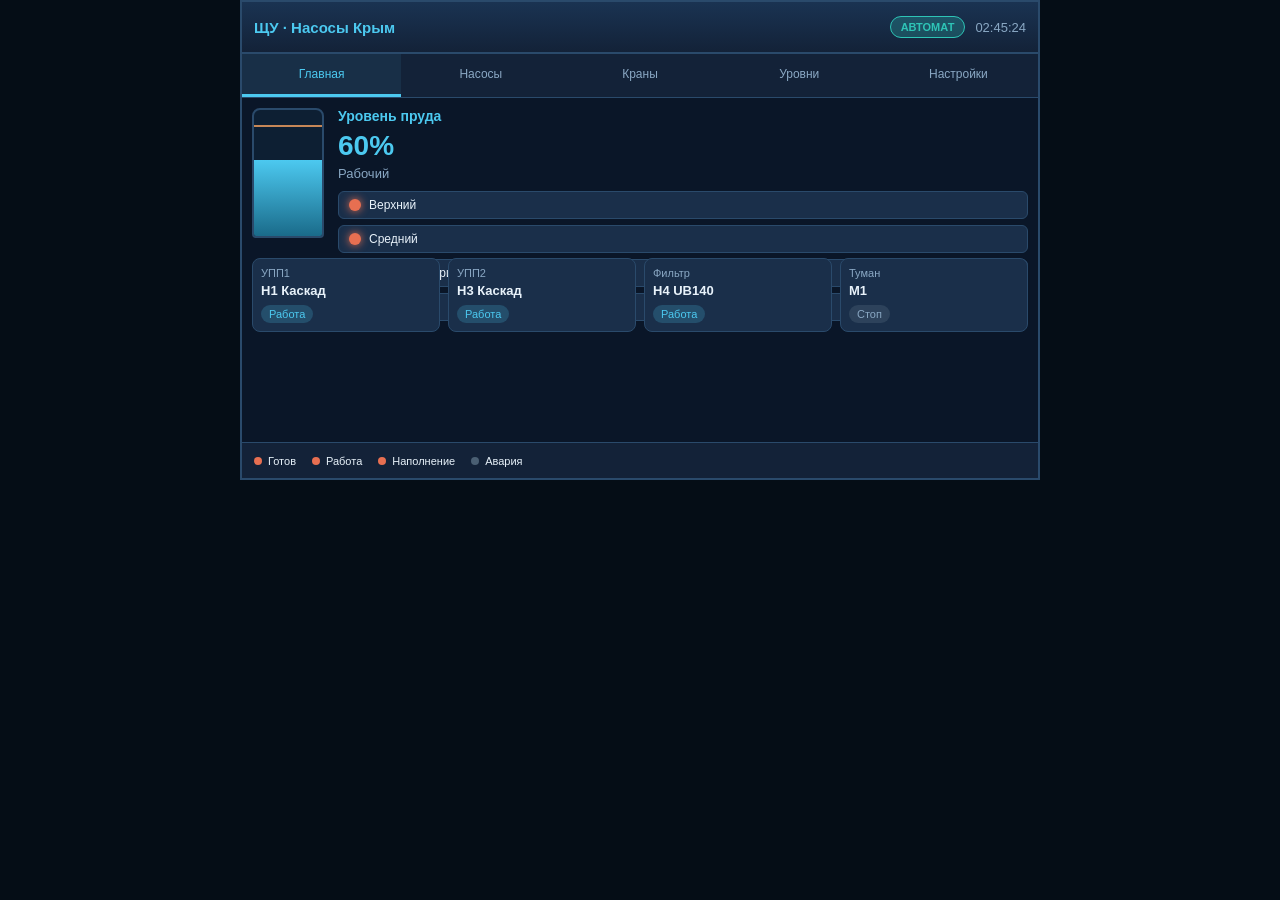
<file: PLC_Project/HMI/WebVisu/index.html>
<!DOCTYPE html>
<html lang="ru">
<head>
  <meta charset="UTF-8">
  <meta name="viewport" content="width=800, height=480, initial-scale=1">
  <title>ЩУ Насосы Крым</title>
  <link rel="stylesheet" href="styles.css">
</head>
<body>
  <div class="viewport">
    <div id="alarmBanner" class="alarm-banner">АВАРИЯ</div>

    <header class="header">
      <h1>ЩУ · Насосы Крым</h1>
      <span id="modeBadge" class="badge badge-auto">Автомат</span>
      <span id="clock" class="clock">00:00:00</span>
    </header>

    <nav class="nav">
      <button type="button" data-page="pageMain" class="active">Главная</button>
      <button type="button" data-page="pagePumps">Насосы</button>
      <button type="button" data-page="pageValves">Краны</button>
      <button type="button" data-page="pageLevels">Уровни</button>
      <button type="button" data-page="pageSet">Настройки</button>
    </nav>

    <main class="content">
      <!-- Главная -->
      <section id="pageMain" class="page active">
        <div class="tank-wrap">
          <div class="tank">
            <div class="tank-mark high"></div>
            <div class="tank-mark mid"></div>
            <div class="tank-mark low"></div>
            <div id="tankFill" class="tank-fill" style="height:60%"></div>
          </div>
          <div class="level-info">
            <h2>Уровень пруда</h2>
            <p style="font-size:28px;font-weight:700;color:#4cc9f0" id="levelPct">60%</p>
            <p style="font-size:13px;color:#8aa8c4;margin:4px 0 10px" id="levelText">Рабочий</p>
            <div class="level-sensors">
              <div id="senHigh" class="sensor"><span class="dot"></span> Верхний</div>
              <div id="senMid" class="sensor on"><span class="dot"></span> Средний</div>
              <div id="senLow" class="sensor"><span class="dot"></span> Нижний (авария)</div>
              <div id="senFlood" class="sensor"><span class="dot"></span> Затопление</div>
            </div>
          </div>
        </div>
        <div class="grid" style="grid-template-columns:repeat(4,1fr)">
          <div id="pN1" class="card"><div class="name">УПП1</div><div class="title">Н1 Каскад</div><span class="state state-run">Работа</span></div>
          <div id="pN3" class="card"><div class="name">УПП2</div><div class="title">Н3 Каскад</div><span class="state state-run">Работа</span></div>
          <div id="pN4" class="card"><div class="name">Фильтр</div><div class="title">Н4 UB140</div><span class="state state-stop">Стоп</span></div>
          <div id="pM1" class="card"><div class="name">Туман</div><div class="title">М1</div><span class="state state-stop">Стоп</span></div>
        </div>
      </section>

      <!-- Насосы -->
      <section id="pagePumps" class="page">
        <div class="grid">
          <div id="pN1" class="card"><div class="name">COLORADO · УПП1</div><div class="title">Н1</div><span class="state state-run">Работа</span></div>
          <div id="pN2" class="card"><div class="name">COLORADO</div><div class="title">Н2</div><span class="state state-stop">Стоп</span></div>
          <div id="pN3" class="card"><div class="name">COLORADO · УПП2</div><div class="title">Н3</div><span class="state state-run">Работа</span></div>
          <div id="pN4" class="card"><div class="name">ULTRABEAD</div><div class="title">Н4 Фильтр</div><span class="state state-stop">Стоп</span></div>
          <div id="pN5" class="card"><div class="name">VERDON ES200T</div><div class="title">Н5</div><span class="state state-stop">Стоп</span></div>
          <div id="pN6" class="card"><div class="name">Ручей</div><div class="title">Н6</div><span class="state state-stop">Стоп</span></div>
          <div id="pM1" class="card"><div class="name">9 кВт</div><div class="title">М1 Туман</div><span class="state state-stop">Стоп</span></div>
        </div>
        <p style="margin-top:10px;font-size:11px;color:#8aa8c4">Ручной режим — по ключам SA на щите. Индикация с контакторов и УПП.</p>
      </section>

      <!-- Краны -->
      <section id="pageValves" class="page">
        <div class="valve-row">
          <div id="vM2" class="valve open"><div class="icon">◎</div><div>М2 Каскад</div><div class="vstate">Открыт</div></div>
          <div id="vM3" class="valve open"><div class="icon">◎</div><div>М3 Каскад</div><div class="vstate">Открыт</div></div>
          <div id="vM4" class="valve closed"><div class="icon">◎</div><div>М4 Долив</div><div class="vstate">Закрыт</div></div>
          <div id="vM5" class="valve closed"><div class="icon">◎</div><div>М5 Затопл.</div><div class="vstate">Закрыт</div></div>
        </div>
        <div class="valve-row" style="margin-top:12px">
          <div id="vUF" class="valve closed"><div class="icon">◉</div><div>У.Ф.</div><div class="vstate">Выкл</div></div>
          <div id="vComp" class="valve closed"><div class="icon">◉</div><div>Компрессор</div><div class="vstate">Выкл</div></div>
          <div id="vLight" class="valve open"><div class="icon">☀</div><div>Подсветка</div><div class="vstate">Вкл</div></div>
        </div>
      </section>

      <!-- Уровни -->
      <section id="pageLevels" class="page">
        <div class="tank-wrap" style="height:200px">
          <div class="tank" style="height:190px;width:100px">
            <div class="tank-mark high"></div>
            <div class="tank-mark mid"></div>
            <div class="tank-mark low"></div>
            <div id="tankFill2" class="tank-fill" style="height:60%"></div>
          </div>
          <div class="level-info">
            <h2>Логика автомата</h2>
            <ol style="font-size:12px;color:#8aa8c4;line-height:1.7;padding-left:18px">
              <li>Ожидание <strong style="color:#4cc9f0">верхнего</strong> уровня</li>
              <li>Долив через <strong>М4</strong> при необходимости</li>
              <li>Работа по <strong>среднему</strong> уровню</li>
              <li><strong style="color:#e76f51">Нижний</strong> или затопление → СТОП всех</li>
            </ol>
            <div class="level-sensors" style="margin-top:12px">
              <div id="senHigh2" class="sensor"><span class="dot"></span> DI44 Верхний</div>
              <div id="senMid2" class="sensor on"><span class="dot"></span> DI45 Средний</div>
              <div id="senLow2" class="sensor"><span class="dot"></span> DI46 Нижний</div>
              <div id="senFlood2" class="sensor"><span class="dot"></span> DI47 Затопление</div>
            </div>
          </div>
        </div>
      </section>

      <!-- Настройки -->
      <section id="pageSet" class="page">
        <div class="form-row">
          <span>Автоматический режим (HMI)</span>
          <button type="button" id="togAuto" class="toggle on" aria-label="Авто"></button>
        </div>
        <div class="form-row">
          <span>Подсветка пруда</span>
          <button type="button" id="togLight" class="toggle" aria-label="Свет"></button>
        </div>
        <div class="form-row">
          <span>Принудительный долив М4</span>
          <button type="button" id="togFill" class="toggle" aria-label="Долив"></button>
        </div>
        <div style="display:flex;gap:10px;margin-top:16px">
          <button type="button" id="btnReset" class="btn btn-alarm">Сброс аварии</button>
        </div>
        <p style="margin-top:14px;font-size:11px;color:#8aa8c4">
          Расписания Н1–Н6: GVL_Schedules (RETAIN). WebVisu: http://IP:8080/webvisu.htm
        </p>
      </section>
    </main>

    <footer class="footer">
      <div class="item"><span id="ledReady" class="led"></span> Готов</div>
      <div class="item"><span id="ledRun" class="led on"></span> <span id="statusLine">Работа</span></div>
      <div class="item"><span id="ledFill" class="led"></span> Наполнение</div>
      <div class="item"><span id="ledAlarm" class="led"></span> Авария</div>
    </footer>
  </div>

  <script src="plc-bindings.js"></script>
  <script src="app.js"></script>
  <script>
    // синхронизация второго резервуара на экране уровней
    const _render = render;
    render = function() {
      _render();
      const t = document.getElementById('tankFill');
      const t2 = document.getElementById('tankFill2');
      if (t && t2) t2.style.height = t.style.height;
      ['senHigh','senMid','senLow','senFlood'].forEach((id, i) => {
        const src = document.getElementById(id);
        const dst = document.getElementById(id + '2');
        if (src && dst) dst.className = src.className;
      });
    };
  </script>
</body>
</html>
</file>
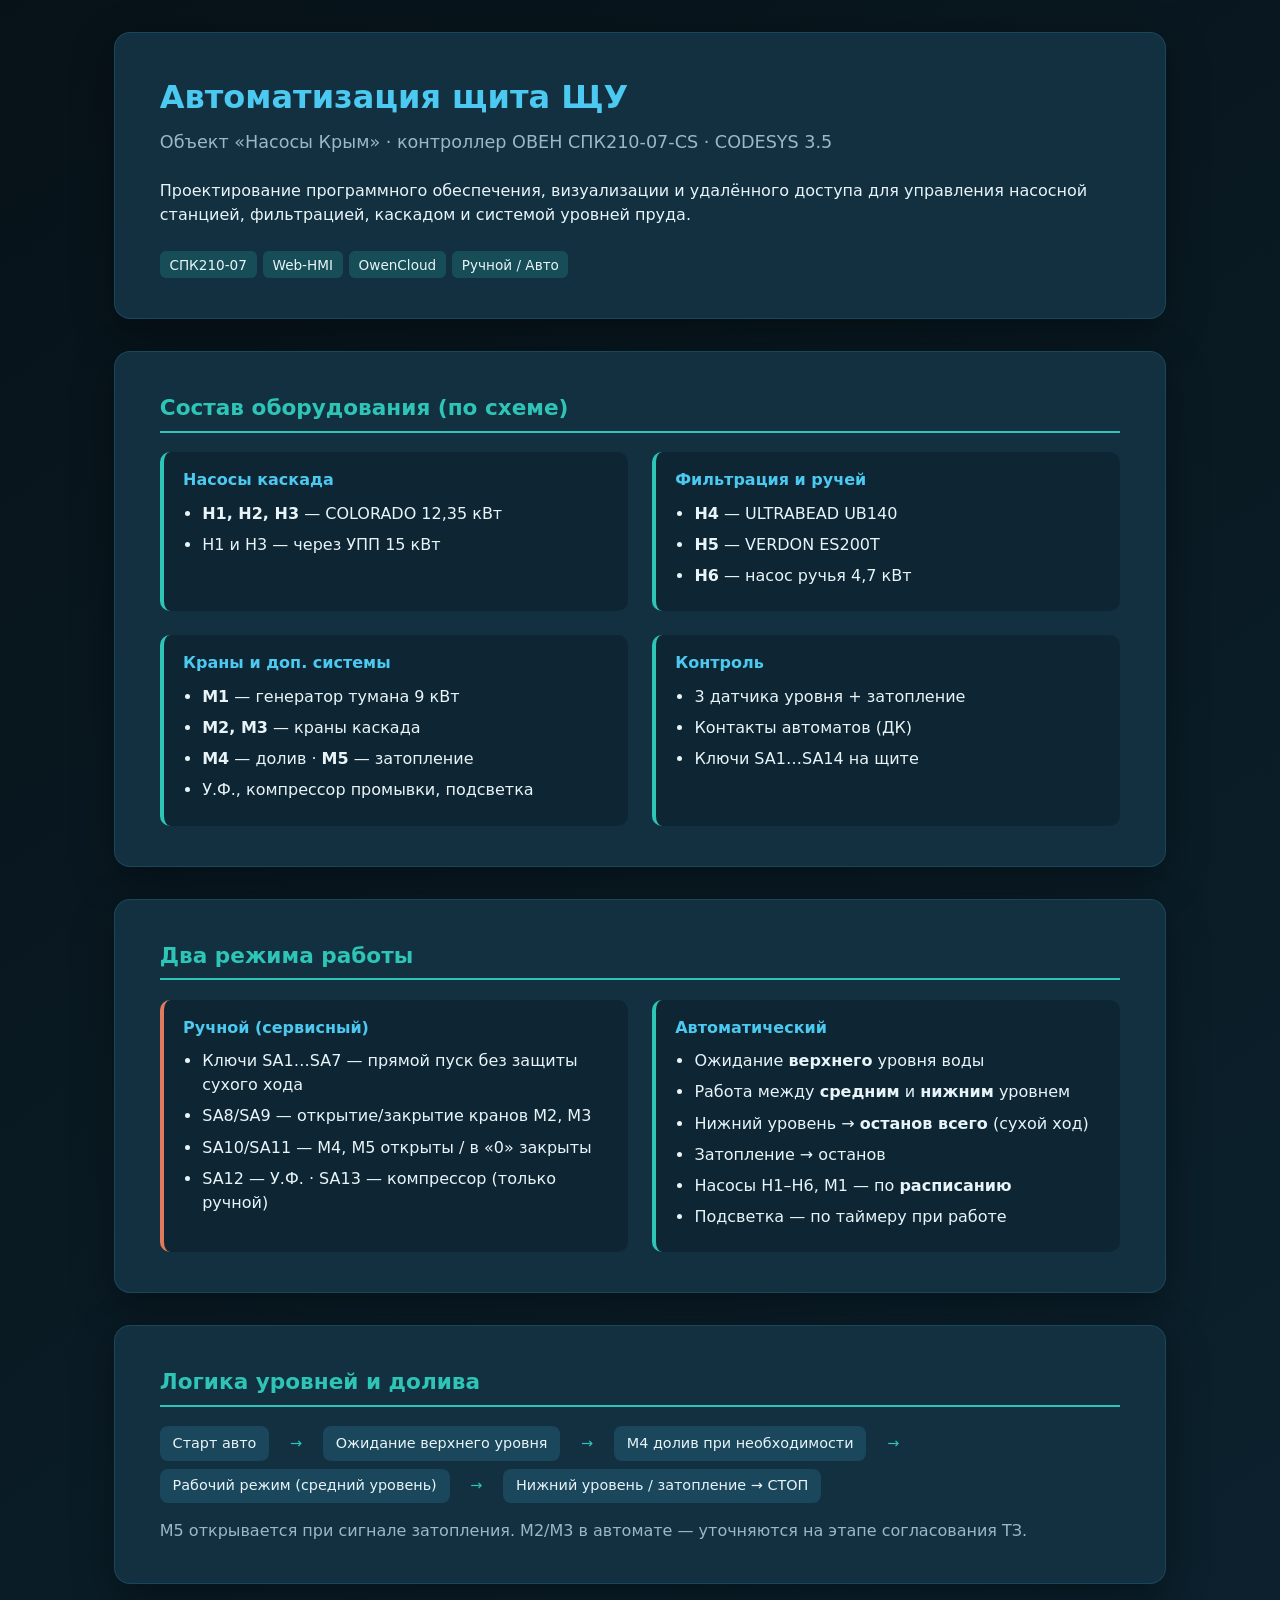
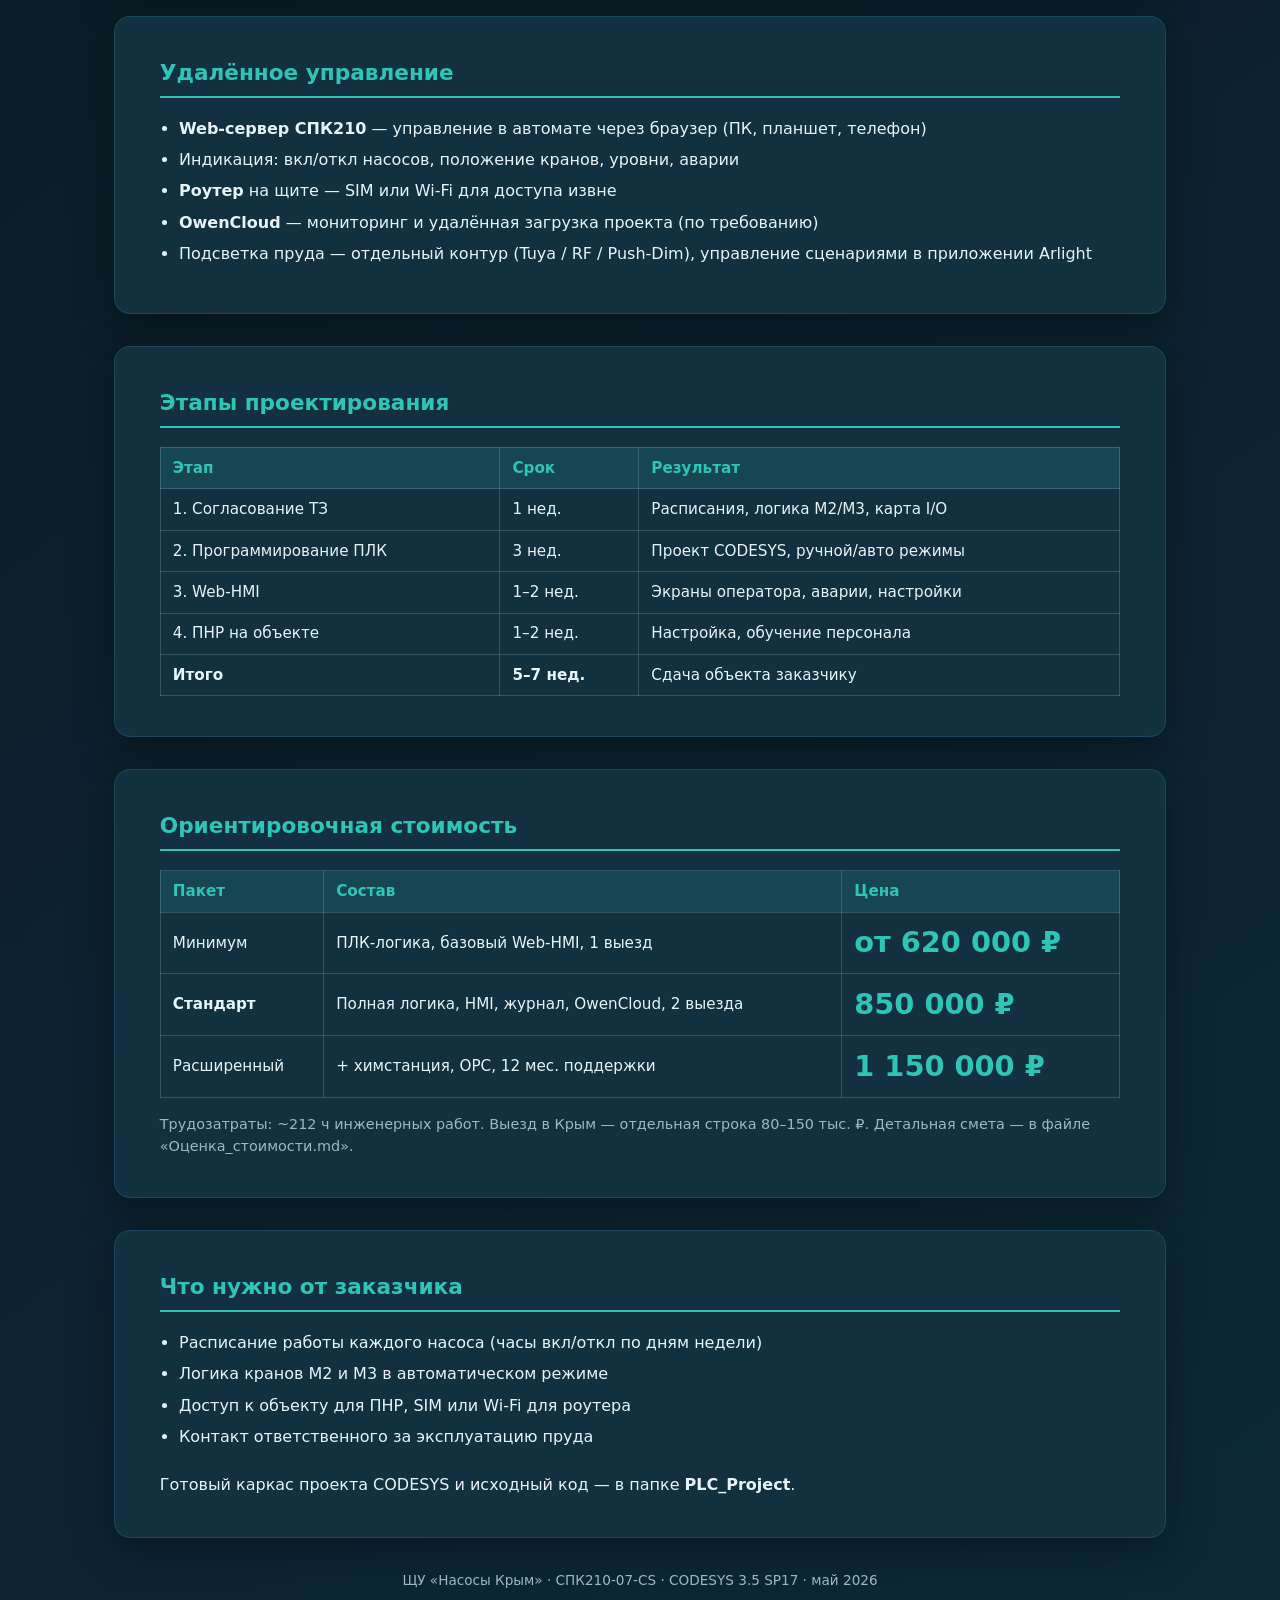
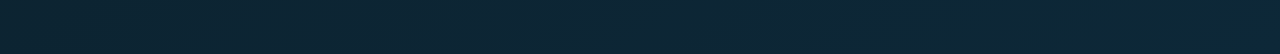
<file: PLC_Project/Презентация_заказчику.html>
<!DOCTYPE html>
<html lang="ru">
<head>
  <meta charset="UTF-8">
  <meta name="viewport" content="width=device-width, initial-scale=1.0">
  <title>ЩУ «Насосы Крым» — автоматизация на СПК210-07</title>
  <style>
    :root {
      --bg: #0b1f2a;
      --card: #123040;
      --accent: #2ec4b6;
      --accent2: #4cc9f0;
      --text: #e8f4f8;
      --muted: #9bb8c4;
    }
    * { box-sizing: border-box; margin: 0; padding: 0; }
    body {
      font-family: 'Segoe UI', system-ui, sans-serif;
      background: linear-gradient(145deg, #071218 0%, #0b1f2a 50%, #0d2838 100%);
      color: var(--text);
      line-height: 1.5;
    }
    .deck { max-width: 1100px; margin: 0 auto; padding: 2rem 1.5rem 4rem; }
    section.slide {
      background: var(--card);
      border-radius: 16px;
      padding: 2.5rem 2.8rem;
      margin-bottom: 2rem;
      border: 1px solid rgba(78, 201, 240, 0.15);
      box-shadow: 0 12px 40px rgba(0,0,0,0.35);
      page-break-inside: avoid;
    }
    h1 { font-size: 2rem; color: var(--accent2); margin-bottom: 0.5rem; }
    h2 { font-size: 1.35rem; color: var(--accent); margin-bottom: 1.2rem; border-bottom: 2px solid var(--accent); padding-bottom: 0.4rem; }
    .subtitle { color: var(--muted); font-size: 1.1rem; margin-bottom: 1.5rem; }
    ul { margin-left: 1.2rem; margin-top: 0.6rem; }
    li { margin-bottom: 0.45rem; }
    table { width: 100%; border-collapse: collapse; margin-top: 1rem; font-size: 0.95rem; }
    th, td { border: 1px solid rgba(155,184,196,0.25); padding: 0.55rem 0.75rem; text-align: left; }
    th { background: rgba(46,196,182,0.15); color: var(--accent); }
    .grid2 { display: grid; grid-template-columns: 1fr 1fr; gap: 1.5rem; margin-top: 1rem; }
    .card-mini {
      background: rgba(0,0,0,0.2);
      border-radius: 10px;
      padding: 1rem 1.2rem;
      border-left: 4px solid var(--accent);
    }
    .card-mini h3 { font-size: 1rem; color: var(--accent2); margin-bottom: 0.4rem; }
    .price { font-size: 1.8rem; font-weight: 700; color: var(--accent); }
    .tag { display: inline-block; background: rgba(46,196,182,0.2); padding: 0.2rem 0.6rem; border-radius: 6px; font-size: 0.85rem; margin-right: 0.4rem; }
    .flow {
      display: flex; flex-wrap: wrap; gap: 0.5rem; align-items: center; margin: 1rem 0;
      font-size: 0.9rem;
    }
    .flow span { background: rgba(76,201,240,0.15); padding: 0.4rem 0.8rem; border-radius: 8px; }
    .flow .arrow { background: none; color: var(--accent); }
    footer { text-align: center; color: var(--muted); font-size: 0.85rem; margin-top: 2rem; }
    @media print {
      body { background: white; color: #111; }
      section.slide { box-shadow: none; border: 1px solid #ccc; break-after: page; }
      h1, h2 { color: #066; }
    }
  </style>
</head>
<body>
  <div class="deck">

    <section class="slide">
      <h1>Автоматизация щита ЩУ</h1>
      <p class="subtitle">Объект «Насосы Крым» · контроллер ОВЕН СПК210-07-CS · CODESYS 3.5</p>
      <p>Проектирование программного обеспечения, визуализации и удалённого доступа для управления насосной станцией, фильтрацией, каскадом и системой уровней пруда.</p>
      <p style="margin-top:1.5rem;"><span class="tag">СПК210-07</span><span class="tag">Web-HMI</span><span class="tag">OwenCloud</span><span class="tag">Ручной / Авто</span></p>
    </section>

    <section class="slide">
      <h2>Состав оборудования (по схеме)</h2>
      <div class="grid2">
        <div class="card-mini">
          <h3>Насосы каскада</h3>
          <ul>
            <li><strong>Н1, Н2, Н3</strong> — COLORADO 12,35 кВт</li>
            <li>Н1 и Н3 — через УПП 15 кВт</li>
          </ul>
        </div>
        <div class="card-mini">
          <h3>Фильтрация и ручей</h3>
          <ul>
            <li><strong>Н4</strong> — ULTRABEAD UB140</li>
            <li><strong>Н5</strong> — VERDON ES200T</li>
            <li><strong>Н6</strong> — насос ручья 4,7 кВт</li>
          </ul>
        </div>
        <div class="card-mini">
          <h3>Краны и доп. системы</h3>
          <ul>
            <li><strong>М1</strong> — генератор тумана 9 кВт</li>
            <li><strong>М2, М3</strong> — краны каскада</li>
            <li><strong>М4</strong> — долив · <strong>М5</strong> — затопление</li>
            <li>У.Ф., компрессор промывки, подсветка</li>
          </ul>
        </div>
        <div class="card-mini">
          <h3>Контроль</h3>
          <ul>
            <li>3 датчика уровня + затопление</li>
            <li>Контакты автоматов (ДК)</li>
            <li>Ключи SA1…SA14 на щите</li>
          </ul>
        </div>
      </div>
    </section>

    <section class="slide">
      <h2>Два режима работы</h2>
      <div class="grid2">
        <div class="card-mini" style="border-left-color:#e07a5f;">
          <h3>Ручной (сервисный)</h3>
          <ul>
            <li>Ключи SA1…SA7 — прямой пуск без защиты сухого хода</li>
            <li>SA8/SA9 — открытие/закрытие кранов М2, М3</li>
            <li>SA10/SA11 — М4, М5 открыты / в «0» закрыты</li>
            <li>SA12 — У.Ф. · SA13 — компрессор (только ручной)</li>
          </ul>
        </div>
        <div class="card-mini">
          <h3>Автоматический</h3>
          <ul>
            <li>Ожидание <strong>верхнего</strong> уровня воды</li>
            <li>Работа между <strong>средним</strong> и <strong>нижним</strong> уровнем</li>
            <li>Нижний уровень → <strong>останов всего</strong> (сухой ход)</li>
            <li>Затопление → останов</li>
            <li>Насосы Н1–Н6, М1 — по <strong>расписанию</strong></li>
            <li>Подсветка — по таймеру при работе</li>
          </ul>
        </div>
      </div>
    </section>

    <section class="slide">
      <h2>Логика уровней и долива</h2>
      <div class="flow">
        <span>Старт авто</span>
        <span class="arrow">→</span>
        <span>Ожидание верхнего уровня</span>
        <span class="arrow">→</span>
        <span>М4 долив при необходимости</span>
        <span class="arrow">→</span>
        <span>Рабочий режим (средний уровень)</span>
        <span class="arrow">→</span>
        <span>Нижний уровень / затопление → СТОП</span>
      </div>
      <p style="color:var(--muted); margin-top:0.8rem;">М5 открывается при сигнале затопления. М2/М3 в автомате — уточняются на этапе согласования ТЗ.</p>
    </section>

    <section class="slide">
      <h2>Удалённое управление</h2>
      <ul>
        <li><strong>Web-сервер СПК210</strong> — управление в автомате через браузер (ПК, планшет, телефон)</li>
        <li>Индикация: вкл/откл насосов, положение кранов, уровни, аварии</li>
        <li><strong>Роутер</strong> на щите — SIM или Wi‑Fi для доступа извне</li>
        <li><strong>OwenCloud</strong> — мониторинг и удалённая загрузка проекта (по требованию)</li>
        <li>Подсветка пруда — отдельный контур (Tuya / RF / Push-Dim), управление сценариями в приложении Arlight</li>
      </ul>
    </section>

    <section class="slide">
      <h2>Этапы проектирования</h2>
      <table>
        <tr><th>Этап</th><th>Срок</th><th>Результат</th></tr>
        <tr><td>1. Согласование ТЗ</td><td>1 нед.</td><td>Расписания, логика M2/M3, карта I/O</td></tr>
        <tr><td>2. Программирование ПЛК</td><td>3 нед.</td><td>Проект CODESYS, ручной/авто режимы</td></tr>
        <tr><td>3. Web-HMI</td><td>1–2 нед.</td><td>Экраны оператора, аварии, настройки</td></tr>
        <tr><td>4. ПНР на объекте</td><td>1–2 нед.</td><td>Настройка, обучение персонала</td></tr>
        <tr><td><strong>Итого</strong></td><td><strong>5–7 нед.</strong></td><td>Сдача объекта заказчику</td></tr>
      </table>
    </section>

    <section class="slide">
      <h2>Ориентировочная стоимость</h2>
      <table>
        <tr><th>Пакет</th><th>Состав</th><th>Цена</th></tr>
        <tr><td>Минимум</td><td>ПЛК-логика, базовый Web-HMI, 1 выезд</td><td class="price">от 620 000 ₽</td></tr>
        <tr><td><strong>Стандарт</strong></td><td>Полная логика, HMI, журнал, OwenCloud, 2 выезда</td><td class="price">850 000 ₽</td></tr>
        <tr><td>Расширенный</td><td>+ химстанция, OPC, 12 мес. поддержки</td><td class="price">1 150 000 ₽</td></tr>
      </table>
      <p style="margin-top:1rem; color:var(--muted); font-size:0.9rem;">Трудозатраты: ~212 ч инженерных работ. Выезд в Крым — отдельная строка 80–150 тыс. ₽. Детальная смета — в файле «Оценка_стоимости.md».</p>
    </section>

    <section class="slide">
      <h2>Что нужно от заказчика</h2>
      <ul>
        <li>Расписание работы каждого насоса (часы вкл/откл по дням недели)</li>
        <li>Логика кранов М2 и М3 в автоматическом режиме</li>
        <li>Доступ к объекту для ПНР, SIM или Wi‑Fi для роутера</li>
        <li>Контакт ответственного за эксплуатацию пруда</li>
      </ul>
      <p style="margin-top:1.5rem;">Готовый каркас проекта CODESYS и исходный код — в папке <strong>PLC_Project</strong>.</p>
    </section>

    <footer>
      ЩУ «Насосы Крым» · СПК210-07-CS · CODESYS 3.5 SP17 · май 2026
    </footer>
  </div>
</body>
</html>
</file>
<file: PLC_Project/HMI/WebVisu/styles.css>
/* СПК210-07 — 800×480, WebVisu / Target Visu reference */
:root {
  --bg: #0a1628;
  --panel: #132238;
  --panel2: #1a2f4a;
  --border: #2a4a6b;
  --text: #e8f2fa;
  --muted: #8aa8c4;
  --ok: #2ec4b6;
  --run: #4cc9f0;
  --warn: #f4a261;
  --alarm: #e76f51;
  --manual: #e9c46a;
  --off: #4a5f73;
  --w: 800px;
  --h: 480px;
}

* { box-sizing: border-box; margin: 0; padding: 0; }
html, body {
  width: 100%; height: 100%;
  background: #050d16;
  font-family: 'Segoe UI', Tahoma, sans-serif;
  color: var(--text);
  overflow: hidden;
}

.viewport {
  width: var(--w);
  height: var(--h);
  margin: 0 auto;
  background: var(--bg);
  display: flex;
  flex-direction: column;
  border: 2px solid var(--border);
  position: relative;
}

/* Header */
.header {
  height: 52px;
  background: linear-gradient(180deg, #1a3352 0%, var(--panel) 100%);
  border-bottom: 2px solid var(--border);
  display: flex;
  align-items: center;
  padding: 0 12px;
  gap: 10px;
  flex-shrink: 0;
}
.header h1 {
  font-size: 15px;
  font-weight: 600;
  color: var(--run);
  flex: 1;
}
.badge {
  font-size: 11px;
  padding: 4px 10px;
  border-radius: 12px;
  font-weight: 600;
  text-transform: uppercase;
}
.badge-auto { background: rgba(46,196,182,0.25); color: var(--ok); border: 1px solid var(--ok); }
.badge-manual { background: rgba(233,196,106,0.25); color: var(--manual); border: 1px solid var(--manual); }
.badge-alarm { background: rgba(231,111,81,0.35); color: #fff; border: 1px solid var(--alarm); animation: blink 1s infinite; }
@keyframes blink { 50% { opacity: 0.7; } }
.clock { font-size: 13px; color: var(--muted); font-variant-numeric: tabular-nums; }

/* Nav */
.nav {
  height: 44px;
  display: flex;
  background: var(--panel);
  border-bottom: 1px solid var(--border);
  flex-shrink: 0;
}
.nav button {
  flex: 1;
  border: none;
  background: transparent;
  color: var(--muted);
  font-size: 12px;
  cursor: pointer;
  border-bottom: 3px solid transparent;
  transition: 0.15s;
}
.nav button.active {
  color: var(--run);
  border-bottom-color: var(--run);
  background: rgba(76,201,240,0.08);
}
.nav button:active { background: rgba(255,255,255,0.05); }

/* Content */
.content {
  flex: 1;
  padding: 10px;
  overflow: hidden;
  position: relative;
}
.page { display: none; height: 100%; }
.page.active { display: block; }

/* Level tank */
.tank-wrap {
  display: flex;
  gap: 14px;
  height: 140px;
  margin-bottom: 10px;
}
.tank {
  width: 72px;
  height: 130px;
  border: 2px solid var(--border);
  border-radius: 8px 8px 4px 4px;
  background: #0d1f33;
  position: relative;
  overflow: hidden;
}
.tank-fill {
  position: absolute;
  bottom: 0; left: 0; right: 0;
  background: linear-gradient(0deg, #1a6b8a, var(--run));
  transition: height 0.4s;
}
.tank-mark {
  position: absolute;
  left: 0; right: 0;
  height: 2px;
  background: var(--warn);
  opacity: 0.8;
}
.tank-mark.high { top: 12%; }
.tank-mark.mid { top: 45%; }
.tank-mark.low { top: 78%; background: var(--alarm); }
.level-info { flex: 1; }
.level-info h2 { font-size: 14px; margin-bottom: 6px; color: var(--run); }
.level-sensors { display: flex; flex-direction: column; gap: 6px; }
.sensor {
  display: flex; align-items: center; gap: 8px;
  font-size: 12px; padding: 6px 10px;
  background: var(--panel2);
  border-radius: 6px;
  border: 1px solid var(--border);
}
.sensor .dot {
  width: 12px; height: 12px; border-radius: 50%;
  background: var(--off);
}
.sensor.on .dot { background: var(--ok); box-shadow: 0 0 8px var(--ok); }
.sensor.alarm .dot { background: var(--alarm); box-shadow: 0 0 8px var(--alarm); }

/* Equipment grid */
.grid {
  display: grid;
  grid-template-columns: repeat(4, 1fr);
  gap: 8px;
}
.card {
  background: var(--panel2);
  border: 1px solid var(--border);
  border-radius: 8px;
  padding: 8px;
  min-height: 72px;
}
.card .name { font-size: 11px; color: var(--muted); margin-bottom: 4px; }
.card .title { font-size: 13px; font-weight: 600; margin-bottom: 6px; }
.card .state {
  font-size: 11px;
  padding: 3px 8px;
  border-radius: 10px;
  display: inline-block;
}
.state-run { background: rgba(76,201,240,0.2); color: var(--run); }
.state-stop { background: rgba(74,95,115,0.4); color: var(--muted); }
.state-manual { background: rgba(233,196,106,0.2); color: var(--manual); }
.state-alarm { background: rgba(231,111,81,0.3); color: #fff; }

/* Valves row */
.valve-row { display: flex; gap: 8px; flex-wrap: wrap; margin-top: 8px; }
.valve {
  flex: 1; min-width: 140px;
  background: var(--panel2);
  border-radius: 8px;
  padding: 10px;
  border: 1px solid var(--border);
  text-align: center;
}
.valve .icon { font-size: 22px; margin-bottom: 4px; }
.valve.open { border-color: var(--ok); }
.valve.closed { border-color: var(--off); }

/* Settings */
.form-row {
  display: flex;
  align-items: center;
  justify-content: space-between;
  padding: 10px 12px;
  background: var(--panel2);
  border-radius: 8px;
  margin-bottom: 8px;
  border: 1px solid var(--border);
  font-size: 13px;
}
.toggle {
  width: 48px; height: 26px;
  background: var(--off);
  border-radius: 13px;
  position: relative;
  cursor: pointer;
  border: none;
}
.toggle.on { background: var(--ok); }
.toggle::after {
  content: '';
  position: absolute;
  width: 22px; height: 22px;
  background: #fff;
  border-radius: 50%;
  top: 2px; left: 2px;
  transition: 0.2s;
}
.toggle.on::after { left: 24px; }

.btn {
  padding: 10px 16px;
  border: none;
  border-radius: 8px;
  font-size: 13px;
  font-weight: 600;
  cursor: pointer;
  background: var(--run);
  color: #0a1628;
}
.btn:active { transform: scale(0.98); }
.btn-alarm { background: var(--alarm); color: #fff; }
.btn-warn { background: var(--warn); color: #0a1628; }

/* Footer status bar */
.footer {
  height: 36px;
  background: var(--panel);
  border-top: 1px solid var(--border);
  display: flex;
  align-items: center;
  padding: 0 12px;
  font-size: 11px;
  gap: 16px;
  flex-shrink: 0;
}
.footer .item { display: flex; align-items: center; gap: 6px; }
.footer .led {
  width: 8px; height: 8px; border-radius: 50%;
  background: var(--off);
}
.footer .led.on { background: var(--ok); }
.footer .led.alarm { background: var(--alarm); }

/* Alarm banner */
.alarm-banner {
  display: none;
  background: var(--alarm);
  color: #fff;
  text-align: center;
  padding: 6px;
  font-size: 12px;
  font-weight: 600;
}
.alarm-banner.show { display: block; }
</file>
